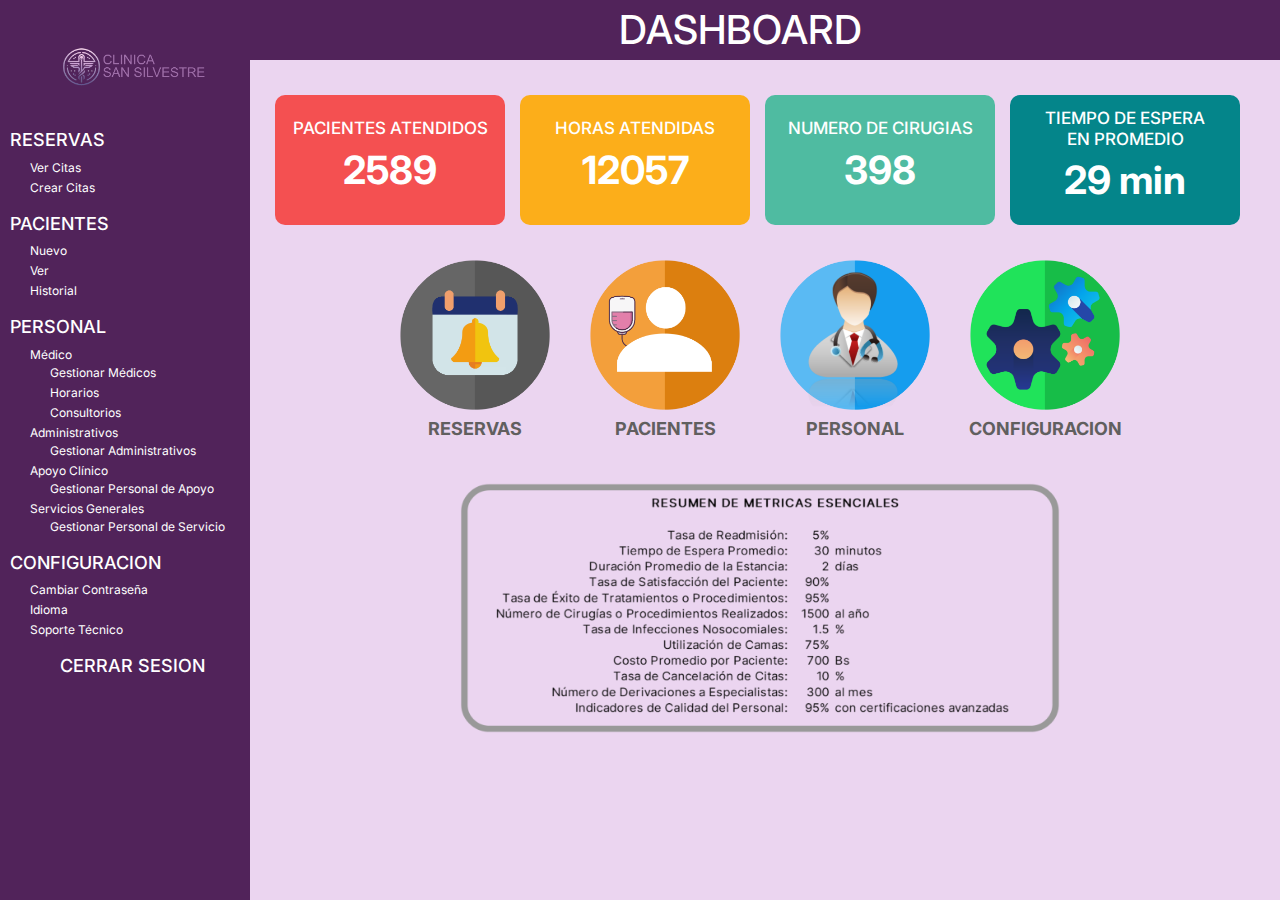
<file: dashboard.html>
<!DOCTYPE html>
<html lang="es">
  <head>
    <meta charset="UTF-8" />
    <meta name="viewport" content="width=device-width, initial-scale=1.0" />
    <title>Dashboard</title>
    <link
      rel="stylesheet"
      href="https://maxcdn.bootstrapcdn.com/bootstrap/4.0.0/css/bootstrap.min.css" />
    <link rel="preconnect" href="https://fonts.googleapis.com" />
    <link rel="preconnect" href="https://fonts.gstatic.com" crossorigin />
    <link
      href="https://fonts.googleapis.com/css2?family=Inter:wght@500;600;700&display=swap"
      rel="stylesheet" />
    <link rel="stylesheet" href="./css/dashboard.css" />
  </head>
  <body>
    <div class="horizontal-container">
      <h1>DASHBOARD</h1>
      <script src="https://code.jquery.com/jquery-3.2.1.slim.min.js"></script>
      <script src="https://cdnjs.cloudflare.com/ajax/libs/popper.js/1.12.9/umd/popper.min.js"></script>
      <script src="https://maxcdn.bootstrapcdn.com/bootstrap/4.0.0/js/bootstrap.min.js"></script>
    </div>

    <div class="vertical-container">
      <div class="logo-container text-center mb-4">
        <img src="./img/logo_texto.png" alt="Logo" />
      </div>
      <div class="options-container">
        <h5>RESERVAS</h5>
        <ul class="sub-options">
          <li><a href="#">Ver Citas</a></li>
          <li><a href="#">Crear Citas</a></li>
        </ul>
        <h5>PACIENTES</h5>
        <ul class="sub-options">
          <li><a href="#">Nuevo</a></li>
          <li><a href="#">Ver</a></li>
          <li><a href="#">Historial</a></li>
        </ul>
        <h5>PERSONAL</h5>
        <ul class="sub-options">
          <li>
            <a href="#">Médico</a>
            <ul class="sub-options">
              <li><a href="#">Gestionar Médicos</a></li>
              <li><a href="#">Horarios</a></li>
              <li><a href="#">Consultorios</a></li>
            </ul>
          </li>
          <li>
            <a href="#">Administrativos</a>
            <ul class="sub-options">
              <li><a href="#">Gestionar Administrativos</a></li>
            </ul>
          </li>
          <li>
            <a href="#">Apoyo Clínico</a>
            <ul class="sub-options">
              <li><a href="#">Gestionar Personal de Apoyo</a></li>
            </ul>
          </li>
          <li>
            <a href="#">Servicios Generales</a>
            <ul class="sub-options">
              <li><a href="#">Gestionar Personal de Servicio</a></li>
            </ul>
          </li>
        </ul>
        <h5>CONFIGURACION</h5>
        <ul class="sub-options">
          <li><a href="#">Cambiar Contraseña</a></li>
          <li><a href="#">Idioma</a></li>
          <li><a href="#">Soporte Técnico</a></li>
        </ul>
        <ul style="text-align: center; margin-right: 25px">
          <h5>
            <a style="color: #fff" href="./index.html">CERRAR SESION</a>
          </h5>
        </ul>
      </div>
    </div>
    <div class="content-container">
      <div class="contenedor">
        <div class="cajita rojo">
          <h5>PACIENTES ATENDIDOS</h5>
          <h2>2589</h2>
        </div>
        <div class="cajita amarillo">
          <h5>HORAS ATENDIDAS</h5>
          <h2>12057</h2>
        </div>
        <div class="cajita cyan">
          <h5>NUMERO DE CIRUGIAS</h5>
          <h2>398</h2>
        </div>
        <div class="cajita aqua">
          <h5>
            TIEMPO DE ESPERA <br />
            EN PROMEDIO
          </h5>
          <h2>29 min</h2>
        </div>
      </div>
      <div class="contenedor2">
        <div class="imagenes uno">
          <a href="#"><img src="./img/reservas.png" alt="" /></a>

          <p>RESERVAS</p>
        </div>
        <div class="imagenes dos">
          <a href="./paciente.html">
            <img src="./img/icono paciente.png" alt="" />
          </a>
          <p>PACIENTES</p>
        </div>
        <div class="imagenes tres">
          <a href="">
            <img src="./img/icono medico.png" alt="" />
          </a>
          <p>PERSONAL</p>
        </div>
        <div class="imagenes cuatro">
          <a href="">
            <img src="./img/icono _confiuracion.png" alt="" />
          </a>
          <p>CONFIGURACION</p>
        </div>
      </div>
      <div class="contenedor2">
        <div class="resumen">
          <img src="./img/resumen.png" alt="" />
        </div>
      </div>
    </div>
  </body>
</html>
</file>
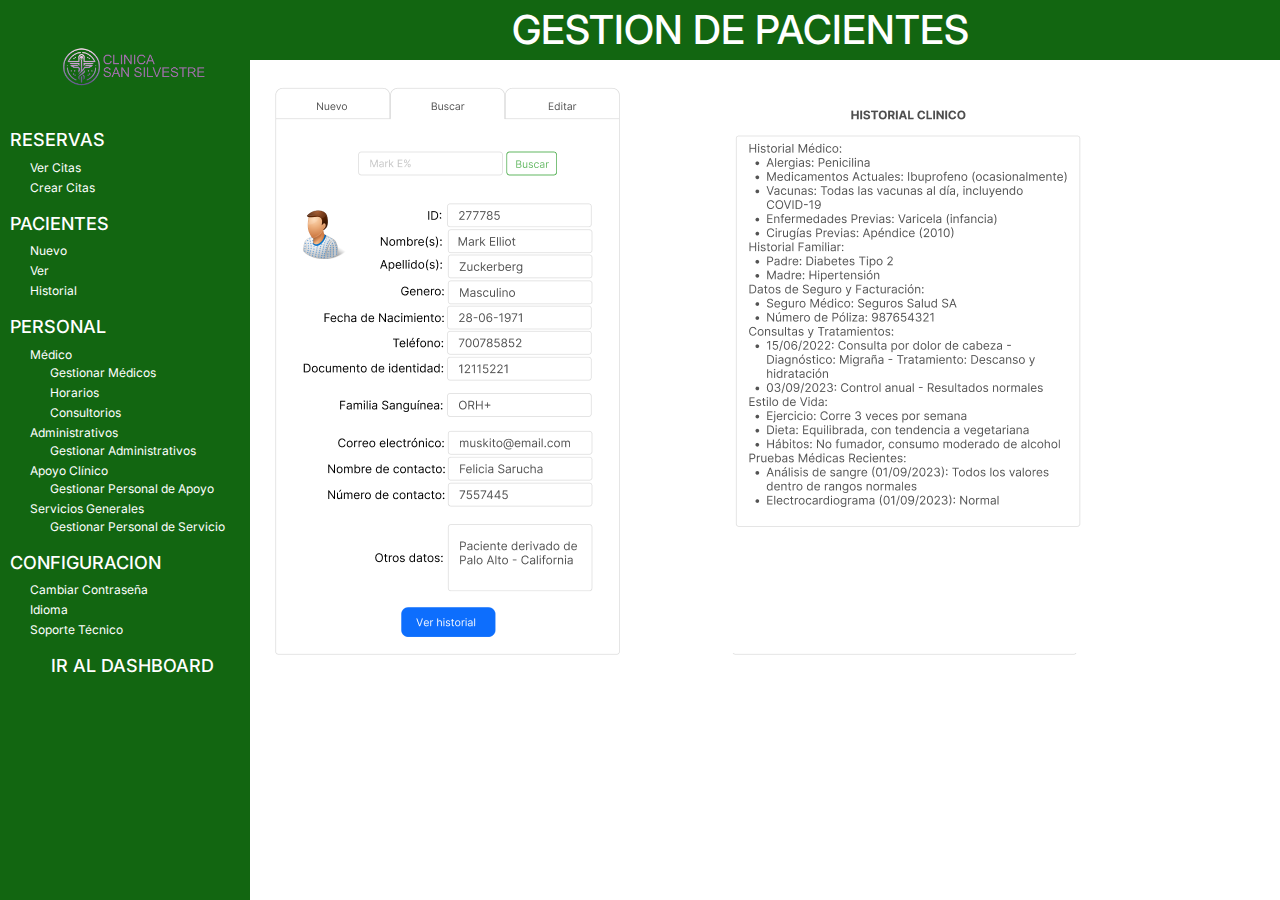
<file: paciente.html>
<!DOCTYPE html>
<html lang="es">
  <head>
    <meta charset="UTF-8" />
    <meta name="viewport" content="width=device-width, initial-scale=1.0" />
    <title>gestion de pacientes</title>
    <link
      rel="stylesheet"
      href="https://maxcdn.bootstrapcdn.com/bootstrap/4.0.0/css/bootstrap.min.css" />
    <link rel="preconnect" href="https://fonts.googleapis.com" />
    <link rel="preconnect" href="https://fonts.gstatic.com" crossorigin />
    <link
      href="https://fonts.googleapis.com/css2?family=Inter:wght@500;600;700&display=swap"
      rel="stylesheet" />
    <link rel="stylesheet" href="./css/paciente.css" />
  </head>
  <body>
    <div class="horizontal-container">
      <h1>GESTION DE PACIENTES</h1>
      <script src="https://code.jquery.com/jquery-3.2.1.slim.min.js"></script>
      <script src="https://cdnjs.cloudflare.com/ajax/libs/popper.js/1.12.9/umd/popper.min.js"></script>
      <script src="https://maxcdn.bootstrapcdn.com/bootstrap/4.0.0/js/bootstrap.min.js"></script>
    </div>

    <div class="vertical-container">
      <div class="logo-container text-center mb-4">
        <img src="./img/logo_texto.png" alt="Logo" />
      </div>
      <div class="options-container">
        <h5>RESERVAS</h5>
        <ul class="sub-options">
          <li><a href="#">Ver Citas</a></li>
          <li><a href="#">Crear Citas</a></li>
        </ul>
        <h5>PACIENTES</h5>
        <ul class="sub-options">
          <li><a href="#">Nuevo</a></li>
          <li><a href="#">Ver</a></li>
          <li><a href="#">Historial</a></li>
        </ul>
        <h5>PERSONAL</h5>
        <ul class="sub-options">
          <li>
            <a href="#">Médico</a>
            <ul class="sub-options">
              <li><a href="#">Gestionar Médicos</a></li>
              <li><a href="#">Horarios</a></li>
              <li><a href="#">Consultorios</a></li>
            </ul>
          </li>
          <li>
            <a href="#">Administrativos</a>
            <ul class="sub-options">
              <li><a href="#">Gestionar Administrativos</a></li>
            </ul>
          </li>
          <li>
            <a href="#">Apoyo Clínico</a>
            <ul class="sub-options">
              <li><a href="#">Gestionar Personal de Apoyo</a></li>
            </ul>
          </li>
          <li>
            <a href="#">Servicios Generales</a>
            <ul class="sub-options">
              <li><a href="#">Gestionar Personal de Servicio</a></li>
            </ul>
          </li>
        </ul>
        <h5>CONFIGURACION</h5>
        <ul class="sub-options">
          <li><a href="#">Cambiar Contraseña</a></li>
          <li><a href="#">Idioma</a></li>
          <li><a href="#">Soporte Técnico</a></li>
        </ul>
        <ul style="text-align: center; margin-right: 25px">
          <h5>
            <a style="color: #fff" href="./dashboard.html">IR AL DASHBOARD</a>
          </h5>
        </ul>
      </div>
    </div>
    <div class="content-container">
      <div class="contenedor">
        <img src="./img/1 (1).png" alt="" />
      </div>
      <div class="contenedor2">
        <img src="./img/2 (1).png" alt="" />
      </div>
    </div>
  </body>
</html>
</file>
<file: css/dashboard.css>
* {
  font-family: "Inter", sans-serif;
}
body {
  margin: 0;
  padding: 0;
  background-color: #ebd5f0;
  font-size: 14px;
}

.horizontal-container {
  display: flex;
  justify-content: center;
  align-items: center;
  background-color: #51235a;
  height: 60px;
}

h1 {
  color: #fff;
  text-align: center;
  margin: 0;
  margin-left: 200px;
}

.vertical-container {
  display: flex;
  flex-direction: column;
  background-color: #51235a;
  width: 300px;
  height: 100vh;
  padding: 10px;
  position: fixed;
  left: 0;
  bottom: 0;
  overflow-y: auto; /* Agregado para habilitar la barra de desplazamiento vertical */
}

.logo-container img {
  height: 100px;
  margin-top: 20px;
}

.options-container h5 {
  color: #fff;
  font-size: 18px;
}

.sub-options li a {
  color: #fff;
  font-size: 12px;
}

.sub-options {
  list-style: none;
  padding: 0;
  margin-left: 20px;
  margin-top: 0;
}
.content-container {
  margin-left: 300px;
  padding: 20px;
}

.sub-options li {
  margin-bottom: 2px;
  list-style: none;
}

.sub-options a {
  font-size: 12px;
  color: #fff;
}

.cajita {
  width: 280px;
  height: 160px;
  margin-top: 50px;
  color: white;
  display: flex;
  flex-direction: column;
  justify-content: center;
  align-items: center;
  padding: 10px;
  box-sizing: border-box;
  border-radius: 15px;
}

.cajita h5 {
  font-size: 22px;
  text-align: center;
}
.cajita h2 {
  font-size: 44px;
  text-align: center;
  font-weight: 700;
}

.rojo {
  background-color: #f45051;
}

.amarillo {
  background-color: #fcae1a;
}

.cyan {
  background-color: #4fbba1;
}

.aqua {
  background-color: #04858a;
}

.imagenes {
  margin: 5px;
  margin-top: 40px;
  flex-direction: column;
  justify-content: center;
  align-items: center;
  padding: 10px;
  box-sizing: border-box;
  text-align: center;
}
.imagenes p {
  font-size: 24px;
  color: #615f5f;
  font-weight: 700;
}

.uno img,
.dos img,
.tres img,
.cuatro img {
  width: 240px;
  height: 240px;
}
.resumen {
  margin-top: 25px;
}
.resumen img {
  width: 900px;
  height: 350px;
}
.contenedor {
  display: flex;
  justify-content: space-around;
}
.contenedor2 {
  display: flex;
  justify-content: center;
}

@media screen and (max-width: 1600px) and (max-height: 900px) {
  body {
    font-size: 6px;
  }
  .vertical-container {
    width: 250px;
    height: 100vh;
    overflow-y: auto;
  }
  .logo-container img {
    height: 75px;
    margin-top: 20px;
  }
  .content-container {
    margin-left: 250px;
    padding: 20px;
    margin-right: 10px;
  }
  .cajita {
    margin: 5px;
    margin-top: 15px;
    width: 240px;
    height: 130px;
    border-radius: 10px;
    text-align: center;
    margin-right: 10px;
  }
  .cajita h5 {
    font-size: 17px;
  }
  .cajita h2 {
    font-size: 39px;
    font-weight: 700;
  }
  .imagenes {
    margin-top: 15px;
  }
  .imagenes p {
    font-size: 18px;
    color: #615f5f;
    font-weight: 700;
  }
  .uno img,
  .dos img,
  .tres img,
  .cuatro img {
    width: 150px;
    height: 150px;
    margin: 5px;
  }
  .resumen {
    margin-top: 10px;
  }
  .resumen img {
    width: 600px;
    height: 250px;
  }
}
</file>
<file: css/paciente.css>
* {
  font-family: 'Inter', sans-serif;
}
body {
  margin: 0;
  padding: 0;
  background-color: white;
  font-size: 14px;
}

.horizontal-container {
  display: flex;
  justify-content: center;
  align-items: center;
  background-color: #126611;
  height: 60px;
}

h1 {
  color: #fff;
  text-align: center;
  margin: 0;
  margin-left: 200px;
}

.vertical-container {
  display: flex;
  flex-direction: column;
  background-color: #126611;
  width: 300px;
  height: 100vh;
  padding: 10px;
  position: fixed;
  left: 0;
  bottom: 0;
  overflow-y: auto; /* Agregado para habilitar la barra de desplazamiento vertical */
}

.logo-container img {
  height: 100px;
  margin-top: 20px;
}

.options-container h5 {
  color: #fff;
  font-size: 18px;
}

.sub-options li a {
  color: #fff;
  font-size: 12px;
}

.sub-options {
  list-style: none;
  padding: 0;
  margin-left: 20px;
  margin-top: 0;
}
.content-container {
  margin-left: 300px;
  padding: 20px;
  position: relative;
  text-align: center;
}
.content-container::before {
  content: “”;
  height: 100%;
  width: 1px;
  border-left: 1px solid gray;
  position: absolute;
  left: 50%; /* para centrar la línea */
  top: 0;
}
.sub-options li {
  margin-bottom: 2px;
  list-style: none;
}

.sub-options a {
  font-size: 12px;
  color: #fff;
}

.contenedor {
  width: 30%; /* el ancho del div de la izquierda */
  float: left; /* flota a la izquierda */
}

.contenedor2 {
  width: 70%; /* el ancho del div de la derecha */
  float: left; /* flota a la izquierda */
}

@media screen and (max-width: 1600px) and (max-height: 900px) {
  body {
    font-size: 6px;
  }
  .vertical-container {
    width: 250px;
    height: 100vh;
    overflow-y: auto;
  }
  .logo-container img {
    height: 75px;
    margin-top: 20px;
  }
  .content-container {
    margin-left: 250px;
    padding: 20px;
    margin-right: 10px;
    position: relative;
  }
  .content-container::before {
    content: “”;
    height: 80%;
    width: 1px;
    border-left: 1px solid gray;
    position: absolute;
    left: 50%; /* para centrar la línea */
    top: 0;
  }
}
</file>
